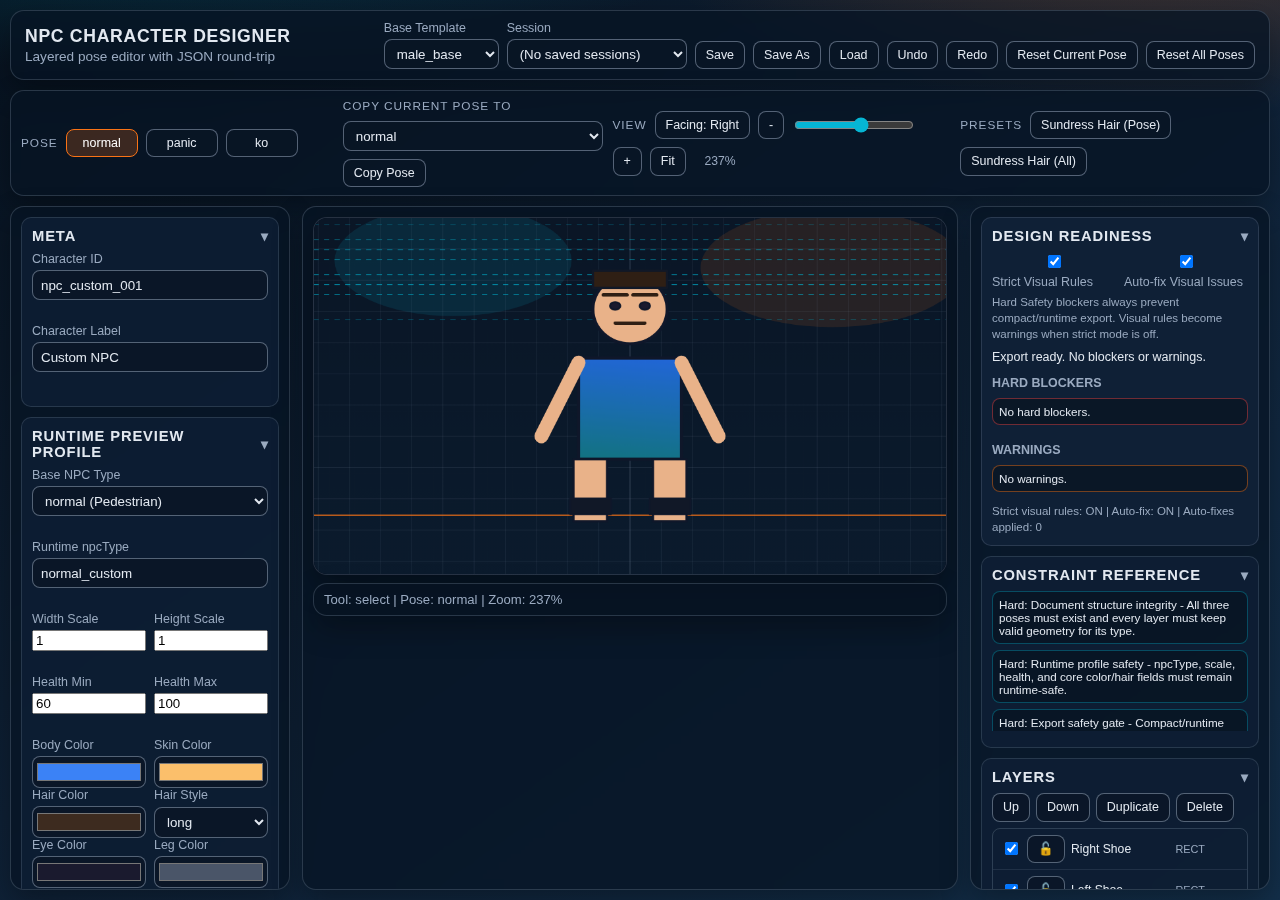
<file: npc-designer.html>
<!DOCTYPE html>
<html lang="en">
<head>
<meta charset="UTF-8">
<meta name="viewport" content="width=device-width,initial-scale=1">
<title>NPC Character Designer — Teabag Simulator</title>
<link rel="stylesheet" href="./npc-designer.css">
</head>
<body>
  <div class="app-shell">
    <header class="topbar">
      <div class="topbar-left">
        <h1>NPC Character Designer</h1>
        <p>Layered pose editor with JSON round-trip</p>
      </div>
      <div class="topbar-right">
        <label>
          Base Template
          <select id="templateSelect">
            <option value="male_base">male_base</option>
            <option value="female_base">female_base</option>
          </select>
        </label>
        <label>
          Session
          <select id="sessionSnapshotSelect"></select>
        </label>
        <button id="sessionSaveBtn" type="button">Save</button>
        <button id="sessionSaveAsBtn" type="button">Save As</button>
        <button id="sessionLoadBtn" type="button">Load</button>
        <button id="historyUndoBtn" type="button">Undo</button>
        <button id="historyRedoBtn" type="button">Redo</button>
        <button id="resetPoseBtn" type="button">Reset Current Pose</button>
        <button id="resetAllBtn" type="button">Reset All Poses</button>
      </div>
    </header>

    <section class="subbar">
      <div class="pose-controls">
        <span class="subhead">Pose</span>
        <button class="pose-tab is-active" data-pose="normal" type="button">normal</button>
        <button class="pose-tab" data-pose="panic" type="button">panic</button>
        <button class="pose-tab" data-pose="ko" type="button">ko</button>
      </div>
      <div class="pose-copy-controls">
        <span class="subhead">Copy Current Pose To</span>
        <select id="copyToPoseSelect">
          <option value="normal">normal</option>
          <option value="panic">panic</option>
          <option value="ko">ko</option>
        </select>
        <button id="copyPoseBtn" type="button">Copy Pose</button>
      </div>
      <div class="view-controls">
        <span class="subhead">View</span>
        <button id="facingToggleBtn" type="button">Facing: Right</button>
        <button id="zoomOutBtn" type="button">-</button>
        <input id="zoomRange" type="range" min="0.25" max="4" step="0.01" value="1">
        <button id="zoomInBtn" type="button">+</button>
        <button id="zoomFitBtn" type="button">Fit</button>
        <span id="zoomValue">100%</span>
      </div>
      <div class="preset-controls">
        <span class="subhead">Presets</span>
        <button id="applySundressHairBtn" type="button">Sundress Hair (Pose)</button>
        <button id="applySundressHairAllBtn" type="button">Sundress Hair (All)</button>
      </div>
    </section>

    <main class="workspace">
      <aside class="panel panel-left">
        <section class="panel-block">
          <h2>Meta</h2>
          <label>Character ID <input id="charIdInput" type="text" value="npc_custom_001"></label>
          <div class="field-issue" id="issue-char-id"></div>
          <label>Character Label <input id="charLabelInput" type="text" value="Custom NPC"></label>
          <div class="field-issue" id="issue-char-label"></div>
        </section>

        <section class="panel-block">
          <h2>Runtime Preview Profile</h2>
          <label>Base NPC Type
            <select id="runtimeBaseTypeSelect"></select>
          </label>
          <div class="field-issue" id="issue-runtime-base-type"></div>

          <label>Runtime npcType <input id="runtimeNpcTypeInput" type="text" value="custom_designer_npc"></label>
          <div class="field-issue" id="issue-runtime-npc-type"></div>

          <div class="field-grid-2">
            <label>Width Scale <input id="runtimeWScaleInput" type="number" min="0.5" max="2.2" step="0.01" value="1"></label>
            <label>Height Scale <input id="runtimeHScaleInput" type="number" min="0.5" max="2.2" step="0.01" value="1"></label>
          </div>
          <div class="field-issue" id="issue-runtime-scale"></div>

          <div class="field-grid-2">
            <label>Health Min <input id="runtimeHealthMinInput" type="number" min="1" step="1" value="100"></label>
            <label>Health Max <input id="runtimeHealthMaxInput" type="number" min="1" step="1" value="180"></label>
          </div>
          <div class="field-issue" id="issue-runtime-health"></div>

          <div class="field-grid-2">
            <label>Body Color <input id="runtimeBodyColorInput" type="color" value="#3b82f6"></label>
            <label>Skin Color <input id="runtimeSkinColorInput" type="color" value="#fbbf6b"></label>
          </div>
          <div class="field-grid-2">
            <label>Hair Color <input id="runtimeHairColorInput" type="color" value="#3d2b1f"></label>
            <label>Hair Style
              <select id="runtimeHairStyleSelect"></select>
            </label>
          </div>
          <div class="field-grid-2">
            <label>Eye Color <input id="runtimeEyeColorInput" type="color" value="#1a1a2e"></label>
            <label>Leg Color <input id="runtimeLegColorInput" type="color" value="#4a5568"></label>
          </div>
          <label>Shoe Color <input id="runtimeShoeColorInput" type="color" value="#2d3748"></label>
          <div class="field-issue" id="issue-runtime-colors"></div>

          <div class="field-grid-2">
            <label class="toggle-row"><input id="runtimeFeminineBodyToggle" type="checkbox"> Feminine Body</label>
            <label>Bust Scale <input id="runtimeBustScaleInput" type="number" min="0" max="2" step="0.01" value="0.85"></label>
          </div>
          <div class="field-grid-2">
            <label class="toggle-row"><input id="runtimeHasDressToggle" type="checkbox"> Has Dress</label>
            <label class="toggle-row"><input id="runtimeShortDressToggle" type="checkbox"> Short Dress</label>
          </div>
          <div class="field-issue" id="issue-runtime-dress"></div>
        </section>

        <section class="panel-block">
          <h2>Face</h2>
          <p class="hint">Managed face controls for eyes, brows, and mouth. Changes apply to layer geometry used by runtime parity preview and export.</p>
          <div class="field-grid-2">
            <label>Eye Size
              <input id="faceEyeSizeInput" type="range" min="0.6" max="1.8" step="0.01" value="1">
              <span id="faceEyeSizeValue">1.00x</span>
            </label>
            <label>Eye Spacing
              <input id="faceEyeSpacingInput" type="range" min="0.7" max="1.6" step="0.01" value="1">
              <span id="faceEyeSpacingValue">1.00x</span>
            </label>
          </div>
          <div class="field-grid-2">
            <label>Brow Tilt
              <input id="faceBrowTiltInput" type="range" min="-1" max="1" step="0.01" value="0">
              <span id="faceBrowTiltValue">0.00</span>
            </label>
            <label>Mouth Curve
              <input id="faceMouthCurveInput" type="range" min="-1" max="1" step="0.01" value="0">
              <span id="faceMouthCurveValue">0.00</span>
            </label>
          </div>
          <div class="button-row compact">
            <button id="applyFacePoseBtn" type="button">Apply Face (Pose)</button>
            <button id="applyFaceAllBtn" type="button">Apply Face (All)</button>
          </div>
          <p id="faceStatus" class="hint">Face controls update managed face layers.</p>
        </section>

        <section class="panel-block">
          <h2>Tools</h2>
          <div class="tool-grid" id="toolGrid">
            <button class="tool-btn is-active" data-tool="select" type="button">Select</button>
            <button class="tool-btn" data-tool="move" type="button">Move</button>
            <button class="tool-btn" data-tool="rotate" type="button">Rotate</button>
            <button class="tool-btn" data-tool="rect" type="button">Rectangle</button>
            <button class="tool-btn" data-tool="ellipse" type="button">Ellipse</button>
            <button class="tool-btn" data-tool="line" type="button">Line</button>
            <button class="tool-btn" data-tool="curve" type="button">Curve</button>
            <button class="tool-btn" data-tool="polygon" type="button">Polygon</button>
            <button class="tool-btn" data-tool="color" type="button">Color</button>
            <button class="tool-btn" data-tool="gradient" type="button">Gradient</button>
            <button class="tool-btn" data-tool="eyedropper" type="button">Eyedropper</button>
            <button class="tool-btn" data-tool="hand" type="button">Hand</button>
          </div>
          <p class="hint">
            Multi-select: Shift/Cmd/Ctrl click. Keep aspect: hold Shift while drawing/resizing rectangles or ellipses. Rotate snap: hold Shift. Undo/redo: Cmd/Ctrl+Z, Shift+Cmd/Ctrl+Z, Ctrl+Y.
          </p>
        </section>

        <section class="panel-block">
          <h2>References</h2>
          <label class="toggle-row"><input id="showGridToggle" type="checkbox" checked> Show grid</label>
          <label class="toggle-row"><input id="showHeightToggle" type="checkbox" checked> Show height lines</label>
          <label class="toggle-row"><input id="showSilhouetteToggle" type="checkbox"> Show silhouettes</label>
          <label>Filter labels <input id="heightFilterInput" type="text" placeholder="e.g. giant"></label>
        </section>

        <section class="panel-block">
          <h2>JSON</h2>
          <div class="button-row">
            <button id="exportJsonBtn" type="button">Export Editable JSON</button>
            <button id="importJsonBtn" type="button">Import JSON</button>
            <button id="copyJsonBtn" type="button">Copy JSON</button>
            <button id="downloadJsonBtn" type="button">Download JSON</button>
          </div>
          <div class="button-row">
            <button id="exportCompactBtn" type="button">Export Compact Payload</button>
            <button id="copyCompactBtn" type="button">Copy Compact Payload</button>
          </div>
          <textarea id="jsonWorkspace" spellcheck="false" aria-label="JSON workspace"></textarea>
          <input id="importFileInput" type="file" accept="application/json,.json">
        </section>
      </aside>

      <section class="panel panel-center">
        <div class="canvas-wrap">
          <canvas id="editorCanvas" width="960" height="540"></canvas>
        </div>
        <div class="canvas-status" id="canvasStatus">Ready.</div>
      </section>

      <aside class="panel panel-right">
        <section class="panel-block sticky-block readiness-block">
          <h2>Design Readiness</h2>
          <div class="field-grid-2">
            <label class="toggle-row"><input id="strictVisualRulesToggle" type="checkbox" checked> Strict Visual Rules</label>
            <label class="toggle-row"><input id="autoFixVisualToggle" type="checkbox" checked> Auto-fix Visual Issues</label>
          </div>
          <p class="hint">
            Hard Safety blockers always prevent compact/runtime export. Visual rules become warnings when strict mode is off.
          </p>
          <p id="readinessSummary" class="readiness-summary">Running validation...</p>
          <h3>Hard Blockers</h3>
          <ul id="hardBlockerList" class="issue-list"></ul>
          <h3>Warnings</h3>
          <ul id="warningList" class="issue-list"></ul>
          <p id="readinessMeta" class="hint"></p>
        </section>

        <section class="panel-block">
          <h2>Constraint Reference</h2>
          <ul id="constraintReferenceList" class="issue-list reference-list"></ul>
        </section>

        <section class="panel-block">
          <h2>Layers</h2>
          <div class="button-row compact">
            <button id="layerUpBtn" type="button">Up</button>
            <button id="layerDownBtn" type="button">Down</button>
            <button id="layerDuplicateBtn" type="button">Duplicate</button>
            <button id="layerDeleteBtn" type="button">Delete</button>
          </div>
          <ul id="layerList" class="layer-list"></ul>
        </section>

        <section class="panel-block">
          <h2>Style</h2>
          <label>Fill <input id="fillColorInput" type="color" value="#3b82f6"></label>
          <label>Stroke <input id="strokeColorInput" type="color" value="#0f172a"></label>
          <label>Stroke Width
            <input id="strokeWidthInput" type="range" min="0" max="12" step="0.25" value="2">
            <span id="strokeWidthValue">2</span>
          </label>
          <label>Opacity
            <input id="opacityInput" type="range" min="0.05" max="1" step="0.01" value="1">
            <span id="opacityValue">1</span>
          </label>
          <div class="button-row compact">
            <button id="applyStyleBtn" type="button">Apply Solid Style</button>
            <button id="solidFillBtn" type="button">Set Fill Solid</button>
          </div>
          <h3>Gradient Editor</h3>
          <label>Start <input id="gradStartInput" type="color" value="#f97316"></label>
          <label>End <input id="gradEndInput" type="color" value="#06b6d4"></label>
          <label>Angle
            <input id="gradAngleInput" type="range" min="0" max="360" step="1" value="90">
            <span id="gradAngleValue">90°</span>
          </label>
          <button id="applyGradientBtn" type="button">Apply Gradient</button>
        </section>

        <section class="panel-block">
          <h2>Live Preview</h2>
          <div class="preview-grid">
            <figure>
              <figcaption>normal</figcaption>
              <canvas id="previewNormal" width="220" height="180"></canvas>
            </figure>
            <figure>
              <figcaption>panic</figcaption>
              <canvas id="previewPanic" width="220" height="180"></canvas>
            </figure>
            <figure>
              <figcaption>ko</figcaption>
              <canvas id="previewKo" width="220" height="180"></canvas>
            </figure>
          </div>
          <div class="live-preview-control-group">
            <label class="live-preview-control">Panic Arm Spread
              <div class="live-preview-control-row">
                <input id="livePreviewPanicArmSpreadInput" type="range" min="-1" max="1" step="0.01" value="0">
                <button id="livePreviewPanicArmSpreadResetBtn" type="button">Snap 0</button>
              </div>
              <span id="livePreviewPanicArmSpreadValue">0.00</span>
            </label>
            <label class="live-preview-control">Shoulder Bar Offset Y
              <input id="livePreviewPanicShoulderOffsetInput" type="range" min="-40" max="40" step="1" value="0">
              <span id="livePreviewPanicShoulderOffsetValue">0px</span>
            </label>
          </div>
          <p class="hint" id="selectionInfo">No layer selected.</p>
        </section>

        <section class="panel-block">
          <h2>Runtime-Parity Preview</h2>
          <div class="field-grid-2">
            <label>Pose
              <select id="runtimePreviewPoseSelect">
                <option value="normal">normal</option>
                <option value="panic">panic</option>
                <option value="ko">ko</option>
              </select>
            </label>
            <label>Facing
              <select id="runtimePreviewFacingSelect">
                <option value="1">Right</option>
                <option value="-1">Left</option>
              </select>
            </label>
          </div>
          <div class="field-grid-2">
            <label>Scale
              <input id="runtimePreviewScaleInput" type="range" min="0.5" max="1.8" step="0.01" value="1">
              <span id="runtimePreviewScaleValue">1.00x</span>
            </label>
            <label>Animation Tick
              <input id="runtimePreviewTickInput" type="range" min="0" max="10" step="0.01" value="0">
              <span id="runtimePreviewTickValue">0.00</span>
            </label>
          </div>
          <div class="button-row compact">
            <button id="runtimePreviewLoopToggleBtn" type="button" aria-pressed="false">Start Loop</button>
          </div>
          <label class="toggle-row"><input id="runtimePreviewWorldToggle" type="checkbox" checked> World Context (ground + silhouettes)</label>
          <canvas id="runtimePreviewCanvas" width="320" height="220"></canvas>
          <p id="runtimePreviewStatus" class="hint">Runtime renderer: waiting...</p>
        </section>
      </aside>
    </main>
  </div>

  <script src="./runtime/npc-render-shared.js"></script>
  <script src="./npc-designer-constraints.js"></script>
  <script src="./npc-designer.js"></script>
</body>
</html>
</file>
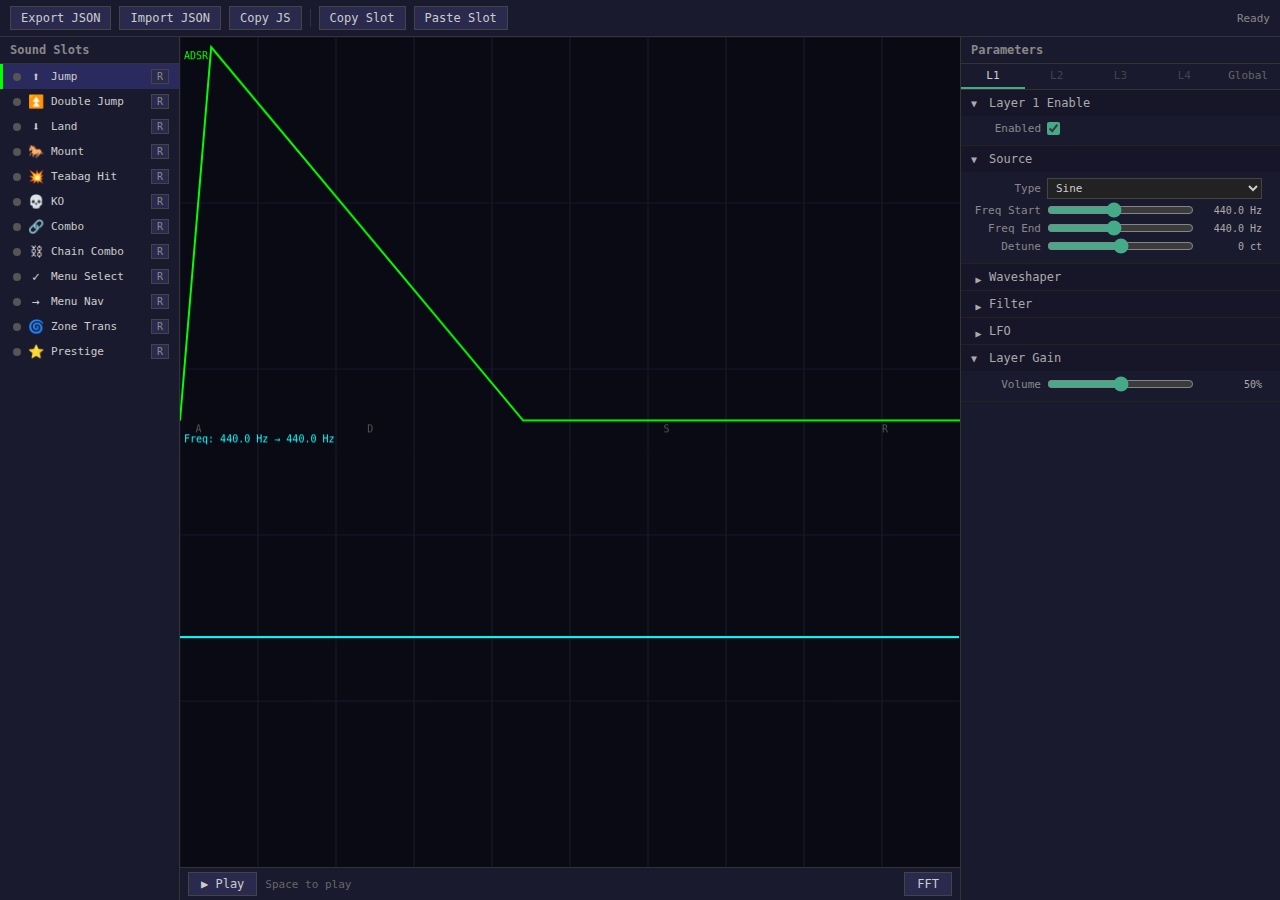
<file: sound-designer.html>
<!DOCTYPE html>
<html lang="en">
<head>
<meta charset="UTF-8">
<title>Sound Designer — Teabag Simulator</title>
<style>
* { margin: 0; padding: 0; box-sizing: border-box; }
body { overflow: hidden; background: #111; color: #ccc; font-family: monospace; display: flex; flex-direction: column; height: 100vh; max-height: 100vh; }
#toolbar { display: flex; align-items: center; gap: 8px; padding: 6px 10px; background: #1a1a2e; border-bottom: 1px solid #333; flex-shrink: 0; }
#toolbar button { background: #2a2a4e; color: #ccc; border: 1px solid #444; padding: 4px 10px; cursor: pointer; font-family: monospace; font-size: 12px; }
#toolbar button:hover { background: #3a3a6e; }
#toolbar .status { color: #888; font-size: 11px; margin-left: auto; }
#workspace { display: flex; flex: 1; min-height: 0; min-width: 0; overflow: hidden; }

#slotPanel { width: 180px; background: #1a1a2e; border-right: 1px solid #333; display: flex; flex-direction: column; flex-shrink: 0; overflow-y: auto; }
#slotPanel h3 { padding: 6px 10px; font-size: 12px; color: #888; border-bottom: 1px solid #333; }
.slot-item { display: flex; align-items: center; gap: 6px; padding: 5px 10px; cursor: pointer; font-size: 11px; border-left: 3px solid transparent; user-select: none; }
.slot-item:hover { background: #222244; }
.slot-item.selected { background: #2a2a5e; border-left-color: #0f0; }
.slot-item .dot { width: 8px; height: 8px; border-radius: 50%; background: #555; flex-shrink: 0; }
.slot-item .dot.defined { background: #0f0; }
.slot-item .icon { width: 18px; text-align: center; flex-shrink: 0; font-size: 13px; }
.slot-item .name { flex: 1; white-space: nowrap; overflow: hidden; text-overflow: ellipsis; }
.slot-item .rnd { background: #2a2a4e; color: #888; border: 1px solid #444; padding: 1px 5px; cursor: pointer; font-family: monospace; font-size: 10px; flex-shrink: 0; }
.slot-item .rnd:hover { background: #3a3a6e; color: #ccc; }

#vizPanel { flex: 1; display: flex; flex-direction: column; background: #0a0a14; position: relative; min-width: 0; overflow: hidden; }
#vizCanvas { width: 100%; flex: 1; display: block; }
#vizControls { display: flex; gap: 8px; padding: 4px 8px; background: #1a1a2e; border-top: 1px solid #333; align-items: center; }
#vizControls button { background: #2a2a4e; color: #ccc; border: 1px solid #444; padding: 4px 12px; cursor: pointer; font-family: monospace; font-size: 12px; }
#vizControls button:hover { background: #3a3a6e; }
#vizControls button.active { background: #2a6a2e; border-color: #0f0; }
#vizControls .label { color: #666; font-size: 11px; }

#paramWrap { width: 320px; flex-shrink: 0; background: #1a1a2e; border-left: 1px solid #333; display: flex; flex-direction: column; overflow: hidden; }
#paramWrap h3 { padding: 6px 10px; font-size: 12px; color: #888; border-bottom: 1px solid #333; }
#paramScroll { flex: 1; overflow-y: auto; overflow-x: hidden; padding-bottom: 20px; }

.section { border-bottom: 1px solid #222; }
.section-header { display: flex; align-items: center; gap: 6px; padding: 6px 10px; cursor: pointer; font-size: 12px; color: #aaa; background: #161628; user-select: none; }
.section-header:hover { background: #1c1c38; }
.section-header .arrow { font-size: 10px; width: 12px; transition: transform 0.15s; }
.section-header .arrow.collapsed { transform: rotate(-90deg); }
.section-header .toggle { margin-left: auto; }
.section-body { padding: 4px 12px 8px 10px; }
.section-body.hidden { display: none; }

.param-row { display: flex; align-items: center; gap: 6px; padding: 2px 6px 2px 0; font-size: 11px; }
.param-row label { width: 70px; flex-shrink: 0; color: #888; text-align: right; }
.param-row input[type="range"] { flex: 1; height: 14px; accent-color: #4a8; }
.param-row .val { width: 62px; text-align: right; color: #aaa; font-size: 10px; flex-shrink: 0; }
.param-row select { background: #222; color: #ccc; border: 1px solid #444; padding: 2px 4px; font-family: monospace; font-size: 11px; flex: 1; }
.param-row input[type="checkbox"] { accent-color: #4a8; }

.layer-tab-bar { display: flex; border-bottom: 1px solid #333; }
.layer-tab { flex: 1; padding: 5px 0; text-align: center; font-size: 11px; cursor: pointer; color: #666; border-bottom: 2px solid transparent; }
.layer-tab:hover { color: #aaa; background: #1c1c38; }
.layer-tab.active { color: #ccc; border-bottom-color: #4a8; }
.layer-tab.disabled { color: #444; }

input[type="file"] { display: none; }
</style>
</head>
<body>
<div id="toolbar">
  <button id="exportBtn">Export JSON</button>
  <button id="importBtn">Import JSON</button>
  <button id="copyJsBtn">Copy JS</button>
  <span style="width:1px;background:#333;height:18px"></span>
  <button id="copySlotBtn">Copy Slot</button>
  <button id="pasteSlotBtn">Paste Slot</button>
  <span class="status" id="statusMsg">Ready</span>
</div>
<div id="workspace">
  <div id="slotPanel">
    <h3>Sound Slots</h3>
    <div id="slotList"></div>
  </div>
  <div id="vizPanel">
    <canvas id="vizCanvas"></canvas>
    <div id="vizControls">
      <button id="playBtn">&#9654; Play</button>
      <span class="label">Space to play</span>
      <span style="flex:1"></span>
      <button id="fftToggle">FFT</button>
    </div>
  </div>
  <div id="paramWrap">
    <h3>Parameters</h3>
    <div class="layer-tab-bar" id="layerTabs"></div>
    <div id="paramScroll"></div>
  </div>
</div>
<input type="file" id="fileInput" accept=".json">

<script>
// ── AudioContext (lazy init) ──
let ac = null;
function getAC() {
  if (!ac) ac = new (window.AudioContext || window.webkitAudioContext)();
  if (ac.state === 'suspended') ac.resume();
  return ac;
}

// ── Noise Buffers ──
let noiseBuffers = {};
function initNoiseBuffers() {
  const a = getAC(), sr = a.sampleRate, len = sr;
  const white = a.createBuffer(1, len, sr);
  const wd = white.getChannelData(0);
  for (let i = 0; i < len; i++) wd[i] = Math.random() * 2 - 1;
  noiseBuffers.white = white;
  const pink = a.createBuffer(1, len, sr);
  const pd = pink.getChannelData(0);
  let b0=0,b1=0,b2=0,b3=0,b4=0,b5=0,b6=0;
  for (let i = 0; i < len; i++) {
    const w = Math.random() * 2 - 1;
    b0 = 0.99886*b0 + w*0.0555179;
    b1 = 0.99332*b1 + w*0.0750759;
    b2 = 0.96900*b2 + w*0.1538520;
    b3 = 0.86650*b3 + w*0.3104856;
    b4 = 0.55000*b4 + w*0.5329522;
    b5 = -0.7616*b5 - w*0.0168980;
    pd[i] = (b0+b1+b2+b3+b4+b5+b6+w*0.5362) * 0.11;
    b6 = w * 0.115926;
  }
  noiseBuffers.pink = pink;
  const brown = a.createBuffer(1, len, sr);
  const bd = brown.getChannelData(0);
  let last = 0;
  for (let i = 0; i < len; i++) {
    const w = Math.random() * 2 - 1;
    last = (last + 0.02 * w);
    if (last > 1) last = 1; if (last < -1) last = -1;
    bd[i] = last * 3.5;
  }
  noiseBuffers.brown = brown;
}

// ── Reverb IR generation (algorithmic) ──
function generateReverbIR(decay, sr) {
  const len = Math.floor(sr * decay);
  const buf = getAC().createBuffer(2, len, sr);
  for (let ch = 0; ch < 2; ch++) {
    const d = buf.getChannelData(ch);
    for (let i = 0; i < len; i++) {
      d[i] = (Math.random() * 2 - 1) * Math.pow(1 - i / len, decay * 2);
    }
  }
  return buf;
}

// ── Waveshaper Curves ──
function makeWaveshaperCurve(type, drive) {
  const n = 8192;
  const curve = new Float32Array(n);
  for (let i = 0; i < n; i++) {
    const x = (i / (n - 1)) * 2 - 1;
    switch (type) {
      case 'softclip': curve[i] = Math.tanh(drive * x); break;
      case 'hardclip': curve[i] = Math.max(-1, Math.min(1, drive * x)); break;
      case 'foldback': curve[i] = Math.sin(drive * x * Math.PI); break;
      case 'bitcrush': { const s = Math.max(2, Math.round(drive * 4)); curve[i] = Math.round(x * s) / s; } break;
      default: curve[i] = x;
    }
  }
  return curve;
}

// ── Slot Definitions ──
const SLOTS = [
  { id: 'jump', icon: '\u2B06', label: 'Jump' },
  { id: 'doubleJump', icon: '\u23EB', label: 'Double Jump' },
  { id: 'land', icon: '\u2B07', label: 'Land' },
  { id: 'mount', icon: '\uD83D\uDC0E', label: 'Mount' },
  { id: 'teabagHit', icon: '\uD83D\uDCA5', label: 'Teabag Hit' },
  { id: 'ko', icon: '\uD83D\uDC80', label: 'KO' },
  { id: 'combo', icon: '\uD83D\uDD17', label: 'Combo' },
  { id: 'chainCombo', icon: '\u26D3', label: 'Chain Combo' },
  { id: 'menuSelect', icon: '\u2713', label: 'Menu Select' },
  { id: 'menuNav', icon: '\u2192', label: 'Menu Nav' },
  { id: 'zoneTransition', icon: '\uD83C\uDF00', label: 'Zone Trans' },
  { id: 'prestige', icon: '\u2B50', label: 'Prestige' },
];

// ── Default Sound ──
function defaultLayer() {
  return {
    enabled: false,
    source: { type: 'sine', freqStart: 440, freqEnd: 440, detune: 0 },
    fm: { enabled: false, ratio: 2, depth: 100 },
    waveshaper: { enabled: false, curve: 'softclip', drive: 2 },
    filter: { enabled: false, type: 'lowpass', freq: 2000, Q: 1, envAmount: 0 },
    lfo: { enabled: false, rate: 5, depth: 0.3, dest: 'gain', wave: 'sine' },
    gain: 0.5,
  };
}
function defaultSound() {
  const l1 = defaultLayer(); l1.enabled = true;
  return {
    layers: [l1, defaultLayer(), defaultLayer(), defaultLayer()],
    envelope: { attack: 0.01, decay: 0.1, sustain: 0, release: 0.05 },
    delay: { enabled: false, time: 0.15, feedback: 0.3, mix: 0.3 },
    reverb: { enabled: false, decay: 1.5, mix: 0.3 },
    chorus: { enabled: false, rate: 1.5, depth: 0.005, mix: 0.5 },
    phaser: { enabled: false, rate: 0.5, depth: 2000, stages: 4, feedback: 0.5 },
    compressor: { enabled: false, threshold: -24, knee: 12, ratio: 4, attack: 0.003, release: 0.25 },
    distortion: { enabled: false, curve: 'softclip', drive: 4, mix: 0.5 },
    eq: { enabled: false, lowFreq: 200, lowGain: 0, midFreq: 1000, midGain: 0, midQ: 1, highFreq: 5000, highGain: 0 },
    bitcrusher: { enabled: false, bits: 8, sampleRate: 0.5 },
    tremolo: { enabled: false, rate: 5, depth: 0.5, wave: 'sine' },
    duration: 0.2,
    masterVolume: 0.6,
  };
}

// ensure old saves get new fx fields
function migrateSound(snd) {
  const def = defaultSound();
  for (const k of ['reverb','chorus','phaser','compressor','distortion','eq','bitcrusher','tremolo']) {
    if (!snd[k]) snd[k] = JSON.parse(JSON.stringify(def[k]));
  }
  return snd;
}

// ── State ──
let sounds = {};
let selectedSlot = 'jump';
let activeLayerTab = 0;
let showFFT = false;
let analyserNode = null;
let isPlaying = false;

// ── Persistence ──
const STORAGE_KEY = 'teabag_sound_designer';
let saveTimer = null;
function scheduleSave() {
  clearTimeout(saveTimer);
  saveTimer = setTimeout(() => {
    localStorage.setItem(STORAGE_KEY, JSON.stringify(sounds));
    setStatus('Saved');
  }, 500);
}
function loadFromStorage() {
  try {
    const d = JSON.parse(localStorage.getItem(STORAGE_KEY));
    if (d && typeof d === 'object') sounds = d;
  } catch(e) {}
}

function setStatus(msg) {
  document.getElementById('statusMsg').textContent = msg;
  setTimeout(() => { document.getElementById('statusMsg').textContent = 'Ready'; }, 2000);
}

function getSound(id) {
  if (!sounds[id]) sounds[id] = defaultSound();
  return migrateSound(sounds[id]);
}

// ── Slot Panel ──
function buildSlotPanel() {
  const list = document.getElementById('slotList');
  list.innerHTML = '';
  SLOTS.forEach(s => {
    const el = document.createElement('div');
    el.className = 'slot-item' + (s.id === selectedSlot ? ' selected' : '');
    el.dataset.id = s.id;
    const dot = document.createElement('span');
    dot.className = 'dot' + (sounds[s.id] ? ' defined' : '');
    const icon = document.createElement('span');
    icon.className = 'icon';
    icon.textContent = s.icon;
    const name = document.createElement('span');
    name.className = 'name';
    name.textContent = s.label;
    const rnd = document.createElement('button');
    rnd.className = 'rnd';
    rnd.textContent = 'R';
    rnd.title = 'Randomize';
    rnd.onclick = (e) => { e.stopPropagation(); randomizeSound(s.id); };
    el.append(dot, icon, name, rnd);
    el.onclick = () => selectSlot(s.id);
    list.appendChild(el);
  });
}

function selectSlot(id) {
  selectedSlot = id;
  buildSlotPanel();
  buildParamPanel();
  drawViz();
}

// ── Layer Tabs ──
function buildLayerTabs() {
  const bar = document.getElementById('layerTabs');
  bar.innerHTML = '';
  const snd = getSound(selectedSlot);
  for (let i = 0; i < 4; i++) {
    const tab = document.createElement('div');
    tab.className = 'layer-tab' + (activeLayerTab === i ? ' active' : '') + (!snd.layers[i].enabled ? ' disabled' : '');
    tab.textContent = 'L' + (i + 1);
    tab.onclick = () => { activeLayerTab = i; buildParamPanel(); };
    bar.appendChild(tab);
  }
  const gt = document.createElement('div');
  gt.className = 'layer-tab' + (activeLayerTab === 4 ? ' active' : '');
  gt.textContent = 'Global';
  gt.onclick = () => { activeLayerTab = 4; buildParamPanel(); };
  bar.appendChild(gt);
}

// ── Parameter Panel Builder ──
function buildParamPanel() {
  buildLayerTabs();
  const scroll = document.getElementById('paramScroll');
  scroll.innerHTML = '';
  const snd = getSound(selectedSlot);
  if (activeLayerTab < 4) {
    buildLayerParams(scroll, snd, activeLayerTab);
  } else {
    buildGlobalParams(scroll, snd);
  }
}

// Track open/closed state of sections across rebuilds
const sectionOpenState = {};

function makeSection(parent, title, defaultCollapsed) {
  const key = selectedSlot + '|' + activeLayerTab + '|' + title;
  const isCollapsed = (key in sectionOpenState) ? !sectionOpenState[key] : defaultCollapsed;

  const sec = document.createElement('div');
  sec.className = 'section';
  const hdr = document.createElement('div');
  hdr.className = 'section-header';
  const arrow = document.createElement('span');
  arrow.className = 'arrow' + (isCollapsed ? ' collapsed' : '');
  arrow.textContent = '\u25BC';
  const lbl = document.createElement('span');
  lbl.textContent = title;
  hdr.append(arrow, lbl);
  const body = document.createElement('div');
  body.className = 'section-body' + (isCollapsed ? ' hidden' : '');
  hdr.onclick = () => {
    arrow.classList.toggle('collapsed');
    body.classList.toggle('hidden');
    sectionOpenState[key] = !body.classList.contains('hidden');
  };
  sec.append(hdr, body);
  parent.appendChild(sec);
  return { sec, hdr, body, key };
}

function addSelect(parent, label, options, value, onChange) {
  const row = document.createElement('div');
  row.className = 'param-row';
  const lbl = document.createElement('label');
  lbl.textContent = label;
  const sel = document.createElement('select');
  options.forEach(o => {
    const opt = document.createElement('option');
    opt.value = typeof o === 'object' ? o.value : o;
    opt.textContent = typeof o === 'object' ? o.label : o;
    if (opt.value === value) opt.selected = true;
    sel.appendChild(opt);
  });
  sel.onchange = () => { onChange(sel.value); scheduleSave(); buildSlotPanel(); drawViz(); };
  row.append(lbl, sel);
  parent.appendChild(row);
}

function addSlider(parent, label, min, max, step, value, format, onChange, log) {
  const row = document.createElement('div');
  row.className = 'param-row';
  const lbl = document.createElement('label');
  lbl.textContent = label;
  const slider = document.createElement('input');
  slider.type = 'range';
  slider.min = 0; slider.max = 1; slider.step = 0.001;
  const val = document.createElement('span');
  val.className = 'val';

  function toSlider(v) {
    if (log) return Math.log(v / min) / Math.log(max / min);
    return (v - min) / (max - min);
  }
  function fromSlider(s) {
    if (log) return min * Math.pow(max / min, s);
    return min + s * (max - min);
  }

  slider.value = toSlider(value);
  val.textContent = format(value);

  slider.oninput = () => {
    const v = fromSlider(parseFloat(slider.value));
    val.textContent = format(v);
    onChange(v);
    scheduleSave();
    drawViz();
  };
  row.append(lbl, slider, val);
  parent.appendChild(row);
}

function addToggle(parent, label, value, onChange, sectionKey) {
  const row = document.createElement('div');
  row.className = 'param-row';
  const lbl = document.createElement('label');
  lbl.textContent = label;
  const cb = document.createElement('input');
  cb.type = 'checkbox';
  cb.checked = value;
  cb.onchange = () => {
    onChange(cb.checked);
    // Auto-open section when enabling
    if (cb.checked && sectionKey) sectionOpenState[sectionKey] = true;
    scheduleSave(); buildParamPanel(); buildSlotPanel(); drawViz();
  };
  row.append(lbl, cb);
  parent.appendChild(row);
}

const fmtHz = v => v < 1000 ? v.toFixed(1) + ' Hz' : (v/1000).toFixed(2) + ' kHz';
const fmtMs = v => v < 1 ? (v * 1000).toFixed(0) + ' ms' : v.toFixed(2) + ' s';
const fmtPct = v => (v * 100).toFixed(0) + '%';
const fmtN = v => v.toFixed(2);
const fmtInt = v => v.toFixed(0);
const fmtCents = v => v.toFixed(0) + ' ct';
const fmtDb = v => v.toFixed(1) + ' dB';

function buildLayerParams(parent, snd, idx) {
  const layer = snd.layers[idx];

  const { body: enBody, key: enKey } = makeSection(parent, 'Layer ' + (idx + 1) + ' Enable', false);
  addToggle(enBody, 'Enabled', layer.enabled, v => { layer.enabled = v; }, enKey);

  if (!layer.enabled) return;

  // Source
  const { body: srcBody } = makeSection(parent, 'Source', false);
  const sourceTypes = [
    { value: 'sine', label: 'Sine' }, { value: 'square', label: 'Square' },
    { value: 'sawtooth', label: 'Sawtooth' }, { value: 'triangle', label: 'Triangle' },
    { value: 'white', label: 'White Noise' }, { value: 'pink', label: 'Pink Noise' },
    { value: 'brown', label: 'Brown Noise' }, { value: 'fm', label: 'FM Synth' },
  ];
  addSelect(srcBody, 'Type', sourceTypes, layer.source.type, v => { layer.source.type = v; buildParamPanel(); });
  const isNoise = ['white','pink','brown'].includes(layer.source.type);
  if (!isNoise) {
    addSlider(srcBody, 'Freq Start', 20, 20000, 1, layer.source.freqStart, fmtHz, v => { layer.source.freqStart = v; }, true);
    addSlider(srcBody, 'Freq End', 20, 20000, 1, layer.source.freqEnd, fmtHz, v => { layer.source.freqEnd = v; }, true);
    addSlider(srcBody, 'Detune', -1200, 1200, 1, layer.source.detune, fmtCents, v => { layer.source.detune = v; });
  }

  // FM
  if (layer.source.type === 'fm') {
    const { body: fmBody } = makeSection(parent, 'FM Synthesis', false);
    addSlider(fmBody, 'Ratio', 0.25, 16, 0.01, layer.fm.ratio, fmtN, v => { layer.fm.ratio = v; });
    addSlider(fmBody, 'Depth', 0, 2000, 1, layer.fm.depth, fmtInt, v => { layer.fm.depth = v; });
  }

  // Waveshaper
  const { body: wsBody, key: wsKey } = makeSection(parent, 'Waveshaper', !layer.waveshaper.enabled);
  addToggle(wsBody, 'Enable', layer.waveshaper.enabled, v => { layer.waveshaper.enabled = v; }, wsKey);
  if (layer.waveshaper.enabled) {
    addSelect(wsBody, 'Curve', [
      { value: 'softclip', label: 'Soft Clip' }, { value: 'hardclip', label: 'Hard Clip' },
      { value: 'foldback', label: 'Foldback' }, { value: 'bitcrush', label: 'Bitcrush' },
    ], layer.waveshaper.curve, v => { layer.waveshaper.curve = v; });
    addSlider(wsBody, 'Drive', 1, 20, 0.1, layer.waveshaper.drive, fmtN, v => { layer.waveshaper.drive = v; });
  }

  // Filter
  const { body: fBody, key: fKey } = makeSection(parent, 'Filter', !layer.filter.enabled);
  addToggle(fBody, 'Enable', layer.filter.enabled, v => { layer.filter.enabled = v; }, fKey);
  if (layer.filter.enabled) {
    addSelect(fBody, 'Type', [
      'lowpass', 'highpass', 'bandpass', 'notch', 'allpass', 'peaking',
    ], layer.filter.type, v => { layer.filter.type = v; });
    addSlider(fBody, 'Freq', 20, 20000, 1, layer.filter.freq, fmtHz, v => { layer.filter.freq = v; }, true);
    addSlider(fBody, 'Q', 0.1, 30, 0.1, layer.filter.Q, fmtN, v => { layer.filter.Q = v; }, true);
    addSlider(fBody, 'Env Amt', -20000, 20000, 1, layer.filter.envAmount, fmtInt, v => { layer.filter.envAmount = v; });
  }

  // LFO
  const { body: lBody, key: lKey } = makeSection(parent, 'LFO', !layer.lfo.enabled);
  addToggle(lBody, 'Enable', layer.lfo.enabled, v => { layer.lfo.enabled = v; }, lKey);
  if (layer.lfo.enabled) {
    addSelect(lBody, 'Wave', ['sine','square','sawtooth','triangle'], layer.lfo.wave, v => { layer.lfo.wave = v; });
    addSlider(lBody, 'Rate', 0.1, 50, 0.1, layer.lfo.rate, fmtHz, v => { layer.lfo.rate = v; }, true);
    addSlider(lBody, 'Depth', 0, 1, 0.01, layer.lfo.depth, fmtPct, v => { layer.lfo.depth = v; });
    addSelect(lBody, 'Dest', [
      { value: 'gain', label: 'Gain' }, { value: 'pitch', label: 'Pitch' }, { value: 'filter', label: 'Filter Freq' },
    ], layer.lfo.dest, v => { layer.lfo.dest = v; });
  }

  // Layer Gain
  const { body: gBody } = makeSection(parent, 'Layer Gain', false);
  addSlider(gBody, 'Volume', 0, 1, 0.01, layer.gain, fmtPct, v => { layer.gain = v; });
}

function buildGlobalParams(parent, snd) {
  // Envelope
  const { body: envBody } = makeSection(parent, 'Envelope (ADSR)', false);
  addSlider(envBody, 'Attack', 0.001, 1, 0.001, snd.envelope.attack, fmtMs, v => { snd.envelope.attack = v; }, true);
  addSlider(envBody, 'Decay', 0.001, 1, 0.001, snd.envelope.decay, fmtMs, v => { snd.envelope.decay = v; }, true);
  addSlider(envBody, 'Sustain', 0, 1, 0.01, snd.envelope.sustain, fmtPct, v => { snd.envelope.sustain = v; });
  addSlider(envBody, 'Release', 0.001, 2, 0.001, snd.envelope.release, fmtMs, v => { snd.envelope.release = v; }, true);

  // Master
  const { body: mBody } = makeSection(parent, 'Master', false);
  addSlider(mBody, 'Duration', 0.02, 3, 0.01, snd.duration, fmtMs, v => { snd.duration = v; });
  addSlider(mBody, 'Volume', 0, 1, 0.01, snd.masterVolume, fmtPct, v => { snd.masterVolume = v; });

  // ── Effects ──

  // Delay
  const { body: dlBody, key: dlKey } = makeSection(parent, 'Delay', !snd.delay.enabled);
  addToggle(dlBody, 'Enable', snd.delay.enabled, v => { snd.delay.enabled = v; }, dlKey);
  if (snd.delay.enabled) {
    addSlider(dlBody, 'Time', 0.01, 1, 0.001, snd.delay.time, fmtMs, v => { snd.delay.time = v; }, true);
    addSlider(dlBody, 'Feedback', 0, 0.95, 0.01, snd.delay.feedback, fmtPct, v => { snd.delay.feedback = v; });
    addSlider(dlBody, 'Mix', 0, 1, 0.01, snd.delay.mix, fmtPct, v => { snd.delay.mix = v; });
  }

  // Reverb
  const { body: rvBody, key: rvKey } = makeSection(parent, 'Reverb', !snd.reverb.enabled);
  addToggle(rvBody, 'Enable', snd.reverb.enabled, v => { snd.reverb.enabled = v; }, rvKey);
  if (snd.reverb.enabled) {
    addSlider(rvBody, 'Decay', 0.1, 5, 0.1, snd.reverb.decay, fmtN, v => { snd.reverb.decay = v; });
    addSlider(rvBody, 'Mix', 0, 1, 0.01, snd.reverb.mix, fmtPct, v => { snd.reverb.mix = v; });
  }

  // Chorus
  const { body: chBody, key: chKey } = makeSection(parent, 'Chorus', !snd.chorus.enabled);
  addToggle(chBody, 'Enable', snd.chorus.enabled, v => { snd.chorus.enabled = v; }, chKey);
  if (snd.chorus.enabled) {
    addSlider(chBody, 'Rate', 0.1, 10, 0.1, snd.chorus.rate, fmtHz, v => { snd.chorus.rate = v; }, true);
    addSlider(chBody, 'Depth', 0.001, 0.02, 0.001, snd.chorus.depth, v => (v*1000).toFixed(1)+' ms', v => { snd.chorus.depth = v; }, true);
    addSlider(chBody, 'Mix', 0, 1, 0.01, snd.chorus.mix, fmtPct, v => { snd.chorus.mix = v; });
  }

  // Phaser
  const { body: phBody, key: phKey } = makeSection(parent, 'Phaser', !snd.phaser.enabled);
  addToggle(phBody, 'Enable', snd.phaser.enabled, v => { snd.phaser.enabled = v; }, phKey);
  if (snd.phaser.enabled) {
    addSlider(phBody, 'Rate', 0.1, 10, 0.1, snd.phaser.rate, fmtHz, v => { snd.phaser.rate = v; }, true);
    addSlider(phBody, 'Depth', 100, 8000, 1, snd.phaser.depth, fmtHz, v => { snd.phaser.depth = v; }, true);
    addSelect(phBody, 'Stages', [
      {value:'2',label:'2'},{value:'4',label:'4'},{value:'6',label:'6'},{value:'8',label:'8'}
    ], String(snd.phaser.stages), v => { snd.phaser.stages = parseInt(v); });
    addSlider(phBody, 'Feedback', 0, 0.95, 0.01, snd.phaser.feedback, fmtPct, v => { snd.phaser.feedback = v; });
  }

  // Compressor
  const { body: cpBody, key: cpKey } = makeSection(parent, 'Compressor', !snd.compressor.enabled);
  addToggle(cpBody, 'Enable', snd.compressor.enabled, v => { snd.compressor.enabled = v; }, cpKey);
  if (snd.compressor.enabled) {
    addSlider(cpBody, 'Threshold', -60, 0, 1, snd.compressor.threshold, fmtDb, v => { snd.compressor.threshold = v; });
    addSlider(cpBody, 'Knee', 0, 40, 1, snd.compressor.knee, fmtDb, v => { snd.compressor.knee = v; });
    addSlider(cpBody, 'Ratio', 1, 20, 0.1, snd.compressor.ratio, v => v.toFixed(1)+':1', v => { snd.compressor.ratio = v; });
    addSlider(cpBody, 'Attack', 0.001, 0.1, 0.001, snd.compressor.attack, fmtMs, v => { snd.compressor.attack = v; }, true);
    addSlider(cpBody, 'Release', 0.01, 1, 0.01, snd.compressor.release, fmtMs, v => { snd.compressor.release = v; }, true);
  }

  // Distortion (master bus)
  const { body: dsBody, key: dsKey } = makeSection(parent, 'Distortion', !snd.distortion.enabled);
  addToggle(dsBody, 'Enable', snd.distortion.enabled, v => { snd.distortion.enabled = v; }, dsKey);
  if (snd.distortion.enabled) {
    addSelect(dsBody, 'Curve', [
      { value: 'softclip', label: 'Soft Clip' }, { value: 'hardclip', label: 'Hard Clip' },
      { value: 'foldback', label: 'Foldback' },
    ], snd.distortion.curve, v => { snd.distortion.curve = v; });
    addSlider(dsBody, 'Drive', 1, 30, 0.1, snd.distortion.drive, fmtN, v => { snd.distortion.drive = v; });
    addSlider(dsBody, 'Mix', 0, 1, 0.01, snd.distortion.mix, fmtPct, v => { snd.distortion.mix = v; });
  }

  // EQ (3-band parametric)
  const { body: eqBody, key: eqKey } = makeSection(parent, 'EQ (3-Band)', !snd.eq.enabled);
  addToggle(eqBody, 'Enable', snd.eq.enabled, v => { snd.eq.enabled = v; }, eqKey);
  if (snd.eq.enabled) {
    addSlider(eqBody, 'Low Freq', 40, 500, 1, snd.eq.lowFreq, fmtHz, v => { snd.eq.lowFreq = v; }, true);
    addSlider(eqBody, 'Low Gain', -24, 24, 0.5, snd.eq.lowGain, fmtDb, v => { snd.eq.lowGain = v; });
    addSlider(eqBody, 'Mid Freq', 200, 8000, 1, snd.eq.midFreq, fmtHz, v => { snd.eq.midFreq = v; }, true);
    addSlider(eqBody, 'Mid Gain', -24, 24, 0.5, snd.eq.midGain, fmtDb, v => { snd.eq.midGain = v; });
    addSlider(eqBody, 'Mid Q', 0.1, 18, 0.1, snd.eq.midQ, fmtN, v => { snd.eq.midQ = v; }, true);
    addSlider(eqBody, 'High Freq', 2000, 16000, 1, snd.eq.highFreq, fmtHz, v => { snd.eq.highFreq = v; }, true);
    addSlider(eqBody, 'High Gain', -24, 24, 0.5, snd.eq.highGain, fmtDb, v => { snd.eq.highGain = v; });
  }

  // Bitcrusher (sample rate reduction)
  const { body: bcBody, key: bcKey } = makeSection(parent, 'Bitcrusher', !snd.bitcrusher.enabled);
  addToggle(bcBody, 'Enable', snd.bitcrusher.enabled, v => { snd.bitcrusher.enabled = v; }, bcKey);
  if (snd.bitcrusher.enabled) {
    addSlider(bcBody, 'Bits', 1, 16, 1, snd.bitcrusher.bits, v => v.toFixed(0)+' bit', v => { snd.bitcrusher.bits = Math.round(v); });
    addSlider(bcBody, 'SR Reduce', 0.01, 1, 0.01, snd.bitcrusher.sampleRate, fmtPct, v => { snd.bitcrusher.sampleRate = v; });
  }

  // Tremolo
  const { body: trBody, key: trKey } = makeSection(parent, 'Tremolo', !snd.tremolo.enabled);
  addToggle(trBody, 'Enable', snd.tremolo.enabled, v => { snd.tremolo.enabled = v; }, trKey);
  if (snd.tremolo.enabled) {
    addSelect(trBody, 'Wave', ['sine','square','sawtooth','triangle'], snd.tremolo.wave, v => { snd.tremolo.wave = v; });
    addSlider(trBody, 'Rate', 0.1, 50, 0.1, snd.tremolo.rate, fmtHz, v => { snd.tremolo.rate = v; }, true);
    addSlider(trBody, 'Depth', 0, 1, 0.01, snd.tremolo.depth, fmtPct, v => { snd.tremolo.depth = v; });
  }
}

// ── Visualization ──
function drawViz() {
  const canvas = document.getElementById('vizCanvas');
  const ctx = canvas.getContext('2d');
  const rect = canvas.parentElement.getBoundingClientRect();
  const W = rect.width;
  const H = rect.height - 40;
  canvas.width = W * devicePixelRatio;
  canvas.height = H * devicePixelRatio;
  canvas.style.width = W + 'px';
  canvas.style.height = H + 'px';
  ctx.scale(devicePixelRatio, devicePixelRatio);
  ctx.clearRect(0, 0, W, H);

  const snd = getSound(selectedSlot);
  const env = snd.envelope;
  const dur = snd.duration;

  // Grid
  ctx.strokeStyle = '#1a1a2e';
  ctx.lineWidth = 1;
  for (let i = 0; i < 10; i++) {
    const x = W * i / 10;
    ctx.beginPath(); ctx.moveTo(x, 0); ctx.lineTo(x, H); ctx.stroke();
  }
  for (let i = 0; i < 5; i++) {
    const y = H * i / 5;
    ctx.beginPath(); ctx.moveTo(0, y); ctx.lineTo(W, y); ctx.stroke();
  }

  const envH = H * 0.45;
  const freqH = H * 0.45;
  const envY0 = 10;
  const freqY0 = envH + 20;

  // ADSR
  const totalTime = dur + env.release;
  const atkEnd = env.attack / totalTime;
  const decEnd = (env.attack + env.decay) / totalTime;
  const susEnd = dur / totalTime;

  ctx.beginPath();
  ctx.strokeStyle = '#0f0';
  ctx.lineWidth = 2;
  ctx.moveTo(0, envY0 + envH);
  ctx.lineTo(atkEnd * W, envY0);
  ctx.lineTo(decEnd * W, envY0 + envH * (1 - env.sustain));
  ctx.lineTo(susEnd * W, envY0 + envH * (1 - env.sustain));
  ctx.lineTo(W, envY0 + envH);
  ctx.stroke();

  ctx.fillStyle = '#0f0';
  ctx.font = '10px monospace';
  ctx.fillText('ADSR', 4, envY0 + 12);
  ctx.fillStyle = '#555';
  ctx.fillText('A', atkEnd * W * 0.5, envY0 + envH + 12);
  ctx.fillText('D', (atkEnd + decEnd) / 2 * W, envY0 + envH + 12);
  ctx.fillText('S', (decEnd + susEnd) / 2 * W, envY0 + envH + 12);
  ctx.fillText('R', (susEnd + 1) / 2 * W, envY0 + envH + 12);

  // Frequency sweep
  const firstLayer = snd.layers.find(l => l.enabled && !['white','pink','brown'].includes(l.source.type));
  if (firstLayer) {
    ctx.beginPath();
    ctx.strokeStyle = '#0ff';
    ctx.lineWidth = 2;
    const fS = firstLayer.source.freqStart;
    const fE = firstLayer.source.freqEnd;
    const minF = 20, maxF = 20000;
    for (let px = 0; px < W; px++) {
      const t = px / W;
      const f = fS + (fE - fS) * t;
      const norm = Math.log(f / minF) / Math.log(maxF / minF);
      const y = freqY0 + freqH * (1 - Math.max(0, Math.min(1, norm)));
      if (px === 0) ctx.moveTo(px, y); else ctx.lineTo(px, y);
    }
    ctx.stroke();
    ctx.fillStyle = '#0ff';
    ctx.font = '10px monospace';
    ctx.fillText('Freq: ' + fmtHz(fS) + ' \u2192 ' + fmtHz(fE), 4, freqY0 + 12);
  }

  // Filter freq envelope
  const filtLayer = snd.layers.find(l => l.enabled && l.filter.enabled);
  if (filtLayer) {
    ctx.beginPath();
    ctx.strokeStyle = '#f80';
    ctx.lineWidth = 1.5;
    const baseF = filtLayer.filter.freq;
    const envAmt = filtLayer.filter.envAmount;
    const minF = 20, maxF = 20000;
    for (let px = 0; px < W; px++) {
      const t = px / W * totalTime;
      let envVal = 0;
      if (t < env.attack) envVal = t / env.attack;
      else if (t < env.attack + env.decay) envVal = 1 - (1 - env.sustain) * ((t - env.attack) / env.decay);
      else if (t < dur) envVal = env.sustain;
      else envVal = env.sustain * (1 - (t - dur) / env.release);
      const f = Math.max(minF, Math.min(maxF, baseF + envAmt * envVal));
      const norm = Math.log(f / minF) / Math.log(maxF / minF);
      const y = freqY0 + freqH * (1 - Math.max(0, Math.min(1, norm)));
      if (px === 0) ctx.moveTo(px, y); else ctx.lineTo(px, y);
    }
    ctx.stroke();
    ctx.fillStyle = '#f80';
    ctx.font = '10px monospace';
    ctx.fillText('Filter', 4, freqY0 + 24);
  }

  // Active effects badge
  const fx = [];
  if (snd.delay.enabled) fx.push('DLY');
  if (snd.reverb.enabled) fx.push('REV');
  if (snd.chorus.enabled) fx.push('CHR');
  if (snd.phaser.enabled) fx.push('PHA');
  if (snd.compressor.enabled) fx.push('CMP');
  if (snd.distortion.enabled) fx.push('DST');
  if (snd.eq.enabled) fx.push('EQ');
  if (snd.bitcrusher.enabled) fx.push('BIT');
  if (snd.tremolo.enabled) fx.push('TRM');
  if (fx.length) {
    ctx.fillStyle = '#666';
    ctx.font = '10px monospace';
    ctx.fillText('FX: ' + fx.join(' '), W - 8 - ctx.measureText('FX: ' + fx.join(' ')).width, 14);
  }
}

// ── Live Waveform / FFT overlay ──
let animFrame = null;
function startAnalyserDraw() {
  if (!analyserNode) return;
  const canvas = document.getElementById('vizCanvas');
  const dctx = canvas.getContext('2d');
  const W = canvas.width / devicePixelRatio;
  const H = canvas.height / devicePixelRatio;

  function frame() {
    drawViz();
    dctx.save();
    dctx.scale(1/devicePixelRatio, 1/devicePixelRatio);
    dctx.scale(devicePixelRatio, devicePixelRatio);

    const bufLen = analyserNode.fftSize;
    const data = new Float32Array(bufLen);
    analyserNode.getFloatTimeDomainData(data);
    dctx.beginPath();
    dctx.strokeStyle = 'rgba(0,255,100,0.6)';
    dctx.lineWidth = 1.5;
    const midY = H * 0.25;
    for (let i = 0; i < bufLen; i++) {
      const x = (i / bufLen) * W;
      const y = midY + data[i] * H * 0.2;
      if (i === 0) dctx.moveTo(x, y); else dctx.lineTo(x, y);
    }
    dctx.stroke();

    if (showFFT) {
      const fftData = new Uint8Array(analyserNode.frequencyBinCount);
      analyserNode.getByteFrequencyData(fftData);
      const barW = W / fftData.length * 2;
      dctx.fillStyle = 'rgba(100,150,255,0.3)';
      const fftY0 = H * 0.7;
      const fftH = H * 0.28;
      for (let i = 0; i < fftData.length / 2; i++) {
        const v = fftData[i] / 255;
        dctx.fillRect(i * barW, fftY0 + fftH * (1 - v), barW - 1, fftH * v);
      }
    }

    dctx.restore();
    if (isPlaying) animFrame = requestAnimationFrame(frame);
  }
  animFrame = requestAnimationFrame(frame);
}

// ── Bitcrusher via ScriptProcessor / AudioWorklet fallback ──
function createBitcrusher(a, bits, srReduce) {
  // Use ScriptProcessorNode (deprecated but universal)
  const bufSize = 4096;
  const node = a.createScriptProcessor(bufSize, 1, 1);
  let phase = 0;
  let lastSample = 0;
  const step = Math.pow(0.5, bits);
  node.onaudioprocess = (e) => {
    const input = e.inputBuffer.getChannelData(0);
    const output = e.outputBuffer.getChannelData(0);
    const skip = Math.max(1, Math.round(1 / srReduce));
    for (let i = 0; i < input.length; i++) {
      phase++;
      if (phase >= skip) {
        phase = 0;
        // Bit reduction
        lastSample = step * Math.floor(input[i] / step + 0.5);
      }
      output[i] = lastSample;
    }
  };
  return node;
}

// ── Play Sound ──
function playSound() {
  const a = getAC();
  if (Object.keys(noiseBuffers).length === 0) initNoiseBuffers();

  const snd = getSound(selectedSlot);
  const env = snd.envelope;
  const now = a.currentTime;
  const dur = snd.duration;
  const endTime = now + dur + env.release + 0.5;

  // Master gain with ADSR
  const masterGain = a.createGain();
  masterGain.gain.setValueAtTime(0, now);
  masterGain.gain.linearRampToValueAtTime(snd.masterVolume, now + env.attack);
  masterGain.gain.linearRampToValueAtTime(Math.max(0.0001, snd.masterVolume * env.sustain), now + env.attack + env.decay);
  masterGain.gain.setValueAtTime(Math.max(0.0001, snd.masterVolume * env.sustain), now + dur);
  masterGain.gain.linearRampToValueAtTime(0.0001, now + dur + env.release);

  // Analyser
  analyserNode = a.createAnalyser();
  analyserNode.fftSize = 2048;

  // ── Build effects chain (post-master) ──
  // Chain order: master → tremolo → distortion → bitcrusher → EQ → chorus → phaser → compressor → delay → reverb → analyser → destination
  let chainTip = a.destination;
  const nodesToStop = [];

  // Work backwards to build chain from destination

  // Analyser (always last before destination)
  analyserNode.connect(chainTip);
  chainTip = analyserNode;

  // Reverb
  if (snd.reverb.enabled) {
    const ir = generateReverbIR(snd.reverb.decay, a.sampleRate);
    const convolver = a.createConvolver();
    convolver.buffer = ir;
    const dryG = a.createGain();
    dryG.gain.value = 1 - snd.reverb.mix;
    const wetG = a.createGain();
    wetG.gain.value = snd.reverb.mix;
    const merger = a.createGain();
    merger.connect(chainTip);
    dryG.connect(merger);
    convolver.connect(wetG);
    wetG.connect(merger);
    // Input splits to dry + convolver
    const splitter = a.createGain();
    splitter.connect(dryG);
    splitter.connect(convolver);
    chainTip = splitter;
  }

  // Delay
  if (snd.delay.enabled) {
    const delayNode = a.createDelay(1.0);
    delayNode.delayTime.value = snd.delay.time;
    const fbGain = a.createGain();
    fbGain.gain.value = snd.delay.feedback;
    const dryG = a.createGain();
    dryG.gain.value = 1 - snd.delay.mix;
    const wetG = a.createGain();
    wetG.gain.value = snd.delay.mix;
    const merger = a.createGain();
    merger.connect(chainTip);
    dryG.connect(merger);
    delayNode.connect(fbGain);
    fbGain.connect(delayNode);
    delayNode.connect(wetG);
    wetG.connect(merger);
    const splitter = a.createGain();
    splitter.connect(dryG);
    splitter.connect(delayNode);
    chainTip = splitter;
  }

  // Compressor
  if (snd.compressor.enabled) {
    const comp = a.createDynamicsCompressor();
    comp.threshold.value = snd.compressor.threshold;
    comp.knee.value = snd.compressor.knee;
    comp.ratio.value = snd.compressor.ratio;
    comp.attack.value = snd.compressor.attack;
    comp.release.value = snd.compressor.release;
    comp.connect(chainTip);
    chainTip = comp;
  }

  // Phaser (chain of allpass filters modulated by LFO)
  if (snd.phaser.enabled) {
    const stages = snd.phaser.stages || 4;
    const filters = [];
    let prev = a.createGain();
    prev.connect(chainTip);
    // Feedback path
    const fbGain = a.createGain();
    fbGain.gain.value = snd.phaser.feedback;
    let lastFilter = null;
    for (let i = 0; i < stages; i++) {
      const ap = a.createBiquadFilter();
      ap.type = 'allpass';
      ap.frequency.value = 1000;
      ap.Q.value = 0.5;
      filters.push(ap);
      if (i === 0) {
        // We'll connect input to first filter below
      }
      if (lastFilter) lastFilter.connect(ap);
      lastFilter = ap;
    }
    lastFilter.connect(prev); // last allpass → output gain
    lastFilter.connect(fbGain);
    // input → first allpass
    const phaserIn = a.createGain();
    phaserIn.connect(filters[0]);
    // direct path
    phaserIn.connect(prev);
    fbGain.connect(filters[0]);
    // LFO modulates allpass frequencies
    const lfo = a.createOscillator();
    lfo.type = 'sine';
    lfo.frequency.value = snd.phaser.rate;
    for (const f of filters) {
      const lfoG = a.createGain();
      lfoG.gain.value = snd.phaser.depth;
      lfo.connect(lfoG);
      lfoG.connect(f.frequency);
    }
    lfo.start(now);
    lfo.stop(endTime);
    nodesToStop.push(lfo);
    chainTip = phaserIn;
  }

  // Chorus (modulated delay)
  if (snd.chorus.enabled) {
    const chorusDelay = a.createDelay(0.1);
    chorusDelay.delayTime.value = 0.01; // base delay 10ms
    const lfo = a.createOscillator();
    lfo.type = 'sine';
    lfo.frequency.value = snd.chorus.rate;
    const lfoG = a.createGain();
    lfoG.gain.value = snd.chorus.depth;
    lfo.connect(lfoG);
    lfoG.connect(chorusDelay.delayTime);
    const dryG = a.createGain();
    dryG.gain.value = 1 - snd.chorus.mix;
    const wetG = a.createGain();
    wetG.gain.value = snd.chorus.mix;
    const merger = a.createGain();
    merger.connect(chainTip);
    dryG.connect(merger);
    chorusDelay.connect(wetG);
    wetG.connect(merger);
    const splitter = a.createGain();
    splitter.connect(dryG);
    splitter.connect(chorusDelay);
    lfo.start(now);
    lfo.stop(endTime);
    nodesToStop.push(lfo);
    chainTip = splitter;
  }

  // EQ (3-band)
  if (snd.eq.enabled) {
    const low = a.createBiquadFilter();
    low.type = 'lowshelf';
    low.frequency.value = snd.eq.lowFreq;
    low.gain.value = snd.eq.lowGain;
    const mid = a.createBiquadFilter();
    mid.type = 'peaking';
    mid.frequency.value = snd.eq.midFreq;
    mid.gain.value = snd.eq.midGain;
    mid.Q.value = snd.eq.midQ;
    const high = a.createBiquadFilter();
    high.type = 'highshelf';
    high.frequency.value = snd.eq.highFreq;
    high.gain.value = snd.eq.highGain;
    low.connect(mid);
    mid.connect(high);
    high.connect(chainTip);
    chainTip = low;
  }

  // Bitcrusher
  if (snd.bitcrusher.enabled) {
    const bc = createBitcrusher(a, snd.bitcrusher.bits, snd.bitcrusher.sampleRate);
    bc.connect(chainTip);
    chainTip = bc;
  }

  // Distortion (master bus)
  if (snd.distortion.enabled) {
    const ws = a.createWaveShaper();
    ws.curve = makeWaveshaperCurve(snd.distortion.curve, snd.distortion.drive);
    ws.oversample = '4x';
    const dryG = a.createGain();
    dryG.gain.value = 1 - snd.distortion.mix;
    const wetG = a.createGain();
    wetG.gain.value = snd.distortion.mix;
    const merger = a.createGain();
    merger.connect(chainTip);
    dryG.connect(merger);
    ws.connect(wetG);
    wetG.connect(merger);
    const splitter = a.createGain();
    splitter.connect(dryG);
    splitter.connect(ws);
    chainTip = splitter;
  }

  // Tremolo (LFO → master output gain)
  if (snd.tremolo.enabled) {
    const tremoloGain = a.createGain();
    tremoloGain.gain.value = 1 - snd.tremolo.depth * 0.5; // center point
    const lfo = a.createOscillator();
    lfo.type = snd.tremolo.wave;
    lfo.frequency.value = snd.tremolo.rate;
    const lfoG = a.createGain();
    lfoG.gain.value = snd.tremolo.depth * 0.5;
    lfo.connect(lfoG);
    lfoG.connect(tremoloGain.gain);
    tremoloGain.connect(chainTip);
    lfo.start(now);
    lfo.stop(endTime);
    nodesToStop.push(lfo);
    chainTip = tremoloGain;
  }

  // Master gain connects to effects chain
  masterGain.connect(chainTip);
  const outputNode = masterGain;

  // ── Build each layer ──
  snd.layers.forEach(layer => {
    if (!layer.enabled) return;

    const layerGain = a.createGain();
    layerGain.gain.value = layer.gain;
    let lastNode = layerGain;

    // LFO → gain
    if (layer.lfo.enabled && layer.lfo.dest === 'gain') {
      const lfo = a.createOscillator();
      lfo.type = layer.lfo.wave;
      lfo.frequency.value = layer.lfo.rate;
      const lfoGain = a.createGain();
      lfoGain.gain.value = layer.lfo.depth * layer.gain;
      lfo.connect(lfoGain);
      lfoGain.connect(layerGain.gain);
      lfo.start(now);
      lfo.stop(endTime);
      nodesToStop.push(lfo);
    }

    // Filter
    let filterNode = null;
    if (layer.filter.enabled) {
      filterNode = a.createBiquadFilter();
      filterNode.type = layer.filter.type;
      filterNode.frequency.value = layer.filter.freq;
      filterNode.Q.value = layer.filter.Q;
      if (layer.filter.envAmount !== 0) {
        const startF = Math.max(20, Math.min(20000, layer.filter.freq + layer.filter.envAmount));
        filterNode.frequency.setValueAtTime(startF, now);
        filterNode.frequency.linearRampToValueAtTime(layer.filter.freq, now + env.attack + env.decay);
      }
      if (layer.lfo.enabled && layer.lfo.dest === 'filter') {
        const lfo = a.createOscillator();
        lfo.type = layer.lfo.wave;
        lfo.frequency.value = layer.lfo.rate;
        const lfoGain = a.createGain();
        lfoGain.gain.value = layer.lfo.depth * layer.filter.freq;
        lfo.connect(lfoGain);
        lfoGain.connect(filterNode.frequency);
        lfo.start(now);
        lfo.stop(endTime);
        nodesToStop.push(lfo);
      }
      filterNode.connect(lastNode);
      lastNode = filterNode;
    }

    // Waveshaper
    if (layer.waveshaper.enabled) {
      const ws = a.createWaveShaper();
      ws.curve = makeWaveshaperCurve(layer.waveshaper.curve, layer.waveshaper.drive);
      ws.oversample = '4x';
      ws.connect(lastNode);
      lastNode = ws;
    }

    // Source
    const isNoise = ['white','pink','brown'].includes(layer.source.type);
    if (isNoise) {
      const src = a.createBufferSource();
      src.buffer = noiseBuffers[layer.source.type];
      src.loop = true;
      src.connect(lastNode);
      src.start(now);
      src.stop(endTime);
      nodesToStop.push(src);
    } else if (layer.source.type === 'fm') {
      const carrier = a.createOscillator();
      carrier.type = 'sine';
      carrier.frequency.setValueAtTime(layer.source.freqStart, now);
      if (layer.source.freqEnd !== layer.source.freqStart) {
        carrier.frequency.exponentialRampToValueAtTime(Math.max(1, layer.source.freqEnd), now + dur);
      }
      carrier.detune.value = layer.source.detune;

      const mod = a.createOscillator();
      mod.type = 'sine';
      mod.frequency.value = layer.source.freqStart * layer.fm.ratio;
      const modGain = a.createGain();
      modGain.gain.value = layer.fm.depth;
      mod.connect(modGain);
      modGain.connect(carrier.frequency);

      if (layer.lfo.enabled && layer.lfo.dest === 'pitch') {
        const lfo = a.createOscillator();
        lfo.type = layer.lfo.wave;
        lfo.frequency.value = layer.lfo.rate;
        const lfoGain = a.createGain();
        lfoGain.gain.value = layer.lfo.depth * 100;
        lfo.connect(lfoGain);
        lfoGain.connect(carrier.detune);
        lfo.start(now);
        lfo.stop(endTime);
        nodesToStop.push(lfo);
      }

      carrier.connect(lastNode);
      carrier.start(now);
      carrier.stop(endTime);
      mod.start(now);
      mod.stop(endTime);
      nodesToStop.push(carrier, mod);
    } else {
      const osc = a.createOscillator();
      osc.type = layer.source.type;
      osc.frequency.setValueAtTime(layer.source.freqStart, now);
      if (layer.source.freqEnd !== layer.source.freqStart) {
        osc.frequency.exponentialRampToValueAtTime(Math.max(1, layer.source.freqEnd), now + dur);
      }
      osc.detune.value = layer.source.detune;

      if (layer.lfo.enabled && layer.lfo.dest === 'pitch') {
        const lfo = a.createOscillator();
        lfo.type = layer.lfo.wave;
        lfo.frequency.value = layer.lfo.rate;
        const lfoGain = a.createGain();
        lfoGain.gain.value = layer.lfo.depth * 100;
        lfo.connect(lfoGain);
        lfoGain.connect(osc.detune);
        lfo.start(now);
        lfo.stop(endTime);
        nodesToStop.push(lfo);
      }

      osc.connect(lastNode);
      osc.start(now);
      osc.stop(endTime);
      nodesToStop.push(osc);
    }

    layerGain.connect(outputNode);
  });

  isPlaying = true;
  startAnalyserDraw();
  // Extend timeout for delay/reverb tails
  const tailTime = (snd.delay.enabled ? snd.delay.time * 4 : 0) + (snd.reverb.enabled ? snd.reverb.decay : 0);
  setTimeout(() => {
    isPlaying = false;
    cancelAnimationFrame(animFrame);
    drawViz();
  }, (dur + env.release + tailTime + 0.15) * 1000);
}

// ── Randomize ──
function randomizeSound(id) {
  const rng = (a, b) => a + Math.random() * (b - a);
  const pick = arr => arr[Math.floor(Math.random() * arr.length)];
  const snd = defaultSound();
  const l = snd.layers[0];
  l.enabled = true;
  l.source.type = pick(['sine','square','sawtooth','triangle','fm']);
  l.source.freqStart = Math.round(rng(80, 2000));
  l.source.freqEnd = Math.round(rng(40, 4000));
  l.source.detune = Math.round(rng(-200, 200));
  if (l.source.type === 'fm') {
    l.fm.enabled = true;
    l.fm.ratio = parseFloat(rng(0.5, 8).toFixed(2));
    l.fm.depth = Math.round(rng(50, 800));
  }
  // waveshaper drive — keep default, don't randomize
  if (Math.random() > 0.4) {
    l.filter.enabled = true;
    l.filter.type = pick(['lowpass','highpass','bandpass']);
    l.filter.freq = Math.round(rng(200, 8000));
    l.filter.Q = parseFloat(rng(0.5, 12).toFixed(1));
    l.filter.envAmount = Math.round(rng(-5000, 5000));
  }
  if (Math.random() > 0.6) {
    l.lfo.enabled = true;
    l.lfo.rate = parseFloat(rng(1, 30).toFixed(1));
    l.lfo.depth = parseFloat(rng(0.1, 0.8).toFixed(2));
    l.lfo.dest = pick(['gain','pitch','filter']);
    l.lfo.wave = pick(['sine','square','sawtooth','triangle']);
  }
  // l.gain — keep default, don't randomize

  if (Math.random() > 0.6) {
    const l2 = snd.layers[1];
    l2.enabled = true;
    l2.source.type = pick(['white','pink','brown','sine','triangle']);
    l2.source.freqStart = Math.round(rng(100, 1000));
    l2.source.freqEnd = Math.round(rng(50, 500));
    // l2.gain — keep default, don't randomize
    if (Math.random() > 0.5) { l2.filter.enabled = true; l2.filter.freq = Math.round(rng(500,4000)); }
  }

  snd.envelope.attack = parseFloat(rng(0.001, 0.05).toFixed(3));
  snd.envelope.decay = parseFloat(rng(0.02, 0.3).toFixed(3));
  snd.envelope.sustain = parseFloat(rng(0, 0.5).toFixed(2));
  snd.envelope.release = parseFloat(rng(0.01, 0.3).toFixed(3));
  snd.duration = parseFloat(rng(0.05, 0.6).toFixed(3));
  // snd.masterVolume — keep default, don't randomize

  // effects — keep defaults, don't randomize

  sounds[id] = snd;
  scheduleSave();
  if (id === selectedSlot) { buildParamPanel(); drawViz(); }
  buildSlotPanel();
  setStatus('Randomized ' + id);
}

// ── Export / Import / Copy ──
function exportJSON() {
  const data = { version: 2, sounds };
  const blob = new Blob([JSON.stringify(data, null, 2)], { type: 'application/json' });
  const url = URL.createObjectURL(blob);
  const a = document.createElement('a');
  a.href = url; a.download = 'teabag_sounds.json'; a.click();
  URL.revokeObjectURL(url);
  setStatus('Exported JSON');
}

function importJSON() {
  document.getElementById('fileInput').click();
}

document.getElementById('fileInput').addEventListener('change', e => {
  const file = e.target.files[0];
  if (!file) return;
  const reader = new FileReader();
  reader.onload = () => {
    try {
      const data = JSON.parse(reader.result);
      if (data.sounds) {
        sounds = data.sounds;
        scheduleSave();
        buildSlotPanel();
        buildParamPanel();
        drawViz();
        setStatus('Imported ' + Object.keys(data.sounds).length + ' sounds');
      }
    } catch(err) { setStatus('Import failed: ' + err.message); }
  };
  reader.readAsText(file);
  e.target.value = '';
});

function buildExportableSoundDefs() {
  const exported = {};
  SLOTS.forEach(slot => {
    const source = sounds[slot.id] ? JSON.parse(JSON.stringify(sounds[slot.id])) : defaultSound();
    exported[slot.id] = migrateSound(source);
  });
  return exported;
}

function copyJS() {
  const lines = ['// Teabag Simulator \u2014 Sound Definitions', '// Generated by Sound Designer', 'const SOUND_DEFS = ' + JSON.stringify(buildExportableSoundDefs(), null, 2) + ';'];
  navigator.clipboard.writeText(lines.join('\n')).then(() => {
    setStatus('Copied JS to clipboard');
  }).catch(() => {
    setStatus('Copy failed (try HTTPS)');
  });
}

// ── Copy / Paste Slot ──
let slotClipboard = null;
function copySlot() {
  slotClipboard = JSON.parse(JSON.stringify(getSound(selectedSlot)));
  setStatus('Copied ' + selectedSlot);
}
function pasteSlot() {
  if (!slotClipboard) { setStatus('Nothing to paste'); return; }
  sounds[selectedSlot] = JSON.parse(JSON.stringify(slotClipboard));
  scheduleSave();
  buildSlotPanel();
  buildParamPanel();
  drawViz();
  setStatus('Pasted to ' + selectedSlot);
}

// ── Toolbar Buttons ──
document.getElementById('exportBtn').onclick = exportJSON;
document.getElementById('importBtn').onclick = importJSON;
document.getElementById('copyJsBtn').onclick = copyJS;
document.getElementById('copySlotBtn').onclick = copySlot;
document.getElementById('pasteSlotBtn').onclick = pasteSlot;
document.getElementById('playBtn').onclick = playSound;
document.getElementById('fftToggle').onclick = () => {
  showFFT = !showFFT;
  document.getElementById('fftToggle').classList.toggle('active', showFFT);
  drawViz();
};

// ── Keyboard Shortcuts ──
document.addEventListener('keydown', e => {
  if (e.target.tagName === 'INPUT' || e.target.tagName === 'SELECT' || e.target.tagName === 'TEXTAREA') return;

  if (e.code === 'Space') { e.preventDefault(); playSound(); return; }
  if (e.key === 'r' || e.key === 'R') { if (!e.ctrlKey && !e.metaKey) { randomizeSound(selectedSlot); return; } }

  if (e.key === 'ArrowUp' || e.key === 'ArrowDown') {
    e.preventDefault();
    const idx = SLOTS.findIndex(s => s.id === selectedSlot);
    const next = e.key === 'ArrowUp' ? Math.max(0, idx - 1) : Math.min(SLOTS.length - 1, idx + 1);
    selectSlot(SLOTS[next].id);
    return;
  }

  const numKey = parseInt(e.key);
  if (!isNaN(numKey)) {
    const idx = numKey === 0 ? 9 : numKey - 1;
    if (idx < SLOTS.length) selectSlot(SLOTS[idx].id);
    return;
  }

  if ((e.ctrlKey || e.metaKey) && e.key === 's') { e.preventDefault(); exportJSON(); return; }
  if ((e.ctrlKey || e.metaKey) && e.key === 'c') { e.preventDefault(); copyJS(); return; }
});

// ── Resize ──
window.addEventListener('resize', () => drawViz());

// ── Init ──
loadFromStorage();
buildSlotPanel();
buildParamPanel();
requestAnimationFrame(() => drawViz());
</script>
</body>
</html>
</file>
<file: npc-designer.css>
:root {
  --bg-0: #07121f;
  --bg-1: #0f2238;
  --bg-2: #132f4a;
  --surface: rgba(7, 20, 35, 0.76);
  --surface-strong: rgba(7, 20, 35, 0.9);
  --line: rgba(148, 163, 184, 0.25);
  --line-strong: rgba(148, 163, 184, 0.55);
  --text: #e2e8f0;
  --muted: #9aaac0;
  --accent: #f97316;
  --accent-soft: rgba(249, 115, 22, 0.22);
  --accent-2: #06b6d4;
  --ok: #22c55e;
  --danger: #ef4444;
  --shadow: 0 12px 30px rgba(0, 0, 0, 0.32);
  --radius: 14px;
  --panel-gap: 12px;
}

* {
  box-sizing: border-box;
}

html,
body {
  margin: 0;
  padding: 0;
  width: 100%;
  height: 100%;
  color: var(--text);
  font-family: "Avenir Next", "Segoe UI", "Trebuchet MS", sans-serif;
}

body {
  background:
    radial-gradient(1200px 420px at 12% -20%, rgba(6, 182, 212, 0.3), transparent 60%),
    radial-gradient(980px 380px at 92% -12%, rgba(249, 115, 22, 0.28), transparent 58%),
    linear-gradient(145deg, var(--bg-0), var(--bg-1) 52%, var(--bg-2));
}

button,
input,
select,
textarea {
  font-family: "IBM Plex Sans", "Segoe UI", "Trebuchet MS", sans-serif;
}

.app-shell {
  display: grid;
  grid-template-rows: auto auto 1fr;
  height: 100vh;
  gap: 10px;
  padding: 10px;
}

.topbar,
.subbar,
.panel,
.canvas-status,
.canvas-wrap {
  border: 1px solid var(--line);
  border-radius: var(--radius);
  background: var(--surface);
  backdrop-filter: blur(5px);
  box-shadow: var(--shadow);
}

.topbar {
  display: flex;
  align-items: center;
  justify-content: space-between;
  gap: 16px;
  padding: 10px 14px;
}

.topbar h1 {
  margin: 0;
  font-size: 1.1rem;
  letter-spacing: 0.04em;
  text-transform: uppercase;
}

.topbar p {
  margin: 2px 0 0;
  color: var(--muted);
  font-size: 0.85rem;
}

.topbar-right {
  display: flex;
  align-items: end;
  gap: 8px;
  flex-wrap: wrap;
}

#sessionSnapshotSelect {
  min-width: 180px;
}

.topbar-right label,
.panel-block label {
  display: grid;
  gap: 4px;
  font-size: 0.78rem;
  color: var(--muted);
}

.subbar {
  display: grid;
  grid-template-columns: 1.2fr 1fr 1.3fr 1.15fr;
  gap: 10px;
  padding: 8px 10px;
  align-items: center;
}

.subbar > div {
  display: flex;
  align-items: center;
  gap: 8px;
  flex-wrap: wrap;
}

.preset-controls button {
  min-width: 126px;
}

.subhead {
  color: var(--muted);
  font-size: 0.74rem;
  text-transform: uppercase;
  letter-spacing: 0.08em;
}

.workspace {
  min-height: 0;
  display: grid;
  gap: var(--panel-gap);
  grid-template-columns: 320px minmax(360px, 1fr) 340px;
}

.panel {
  min-height: 0;
  display: block;
  padding: 10px;
  overflow: hidden;
}

.panel-left,
.panel-right {
  overflow-y: auto;
}

.panel-block {
  border: 1px solid rgba(148, 163, 184, 0.2);
  background: rgba(15, 32, 54, 0.74);
  border-radius: 10px;
  padding: 10px;
  margin-bottom: 10px;
}

.panel-block h2 {
  margin: 0 0 8px;
  font-size: 0.92rem;
  text-transform: uppercase;
  letter-spacing: 0.06em;
}

.panel-block.is-accordion h2 {
  margin: 0;
}

.panel-block-body {
  margin-top: 8px;
}

.accordion-toggle {
  width: 100%;
  display: flex;
  align-items: center;
  justify-content: space-between;
  gap: 10px;
  border: none;
  background: transparent;
  color: inherit;
  padding: 0;
  font: inherit;
  text-align: left;
  cursor: pointer;
}

.accordion-toggle:focus-visible {
  outline: 2px solid var(--accent-2);
  outline-offset: 3px;
}

.accordion-toggle .accordion-label {
  font-size: 0.92rem;
  text-transform: uppercase;
  letter-spacing: 0.06em;
}

.accordion-toggle .accordion-icon {
  color: var(--muted);
  font-size: 0.86rem;
  transition: transform 0.16s ease;
}

.panel-block.is-collapsed .accordion-icon {
  transform: rotate(-90deg);
}

.panel-block h3 {
  margin: 12px 0 8px;
  font-size: 0.78rem;
  text-transform: uppercase;
  color: var(--muted);
}

.canvas-wrap {
  flex: 1;
  min-height: 0;
  position: relative;
  overflow: hidden;
  background:
    linear-gradient(180deg, rgba(2, 8, 23, 0.45), rgba(2, 8, 23, 0.72)),
    radial-gradient(420px 180px at 52% 20%, rgba(6, 182, 212, 0.12), transparent 70%);
}

#editorCanvas {
  width: 100%;
  height: 100%;
  display: block;
  touch-action: none;
  cursor: crosshair;
}

.canvas-status {
  margin-top: 8px;
  padding: 8px 10px;
  font-size: 0.82rem;
  color: var(--muted);
}

.button-row {
  display: flex;
  flex-wrap: wrap;
  gap: 6px;
  margin-bottom: 8px;
}

.button-row.compact {
  margin-bottom: 6px;
}

button,
select,
input[type="text"],
textarea,
input[type="range"],
input[type="color"] {
  border: 1px solid var(--line-strong);
  border-radius: 8px;
  background: rgba(10, 22, 38, 0.82);
  color: var(--text);
}

button {
  padding: 7px 10px;
  font-size: 0.78rem;
  line-height: 1;
  cursor: pointer;
  transition: background 120ms ease, transform 120ms ease, border-color 120ms ease;
}

button:hover {
  background: rgba(249, 115, 22, 0.16);
  border-color: rgba(249, 115, 22, 0.72);
}

button:active {
  transform: translateY(1px);
}

.pose-tab,
.tool-btn {
  min-width: 72px;
}

.pose-tab.is-active,
.tool-btn.is-active {
  border-color: var(--accent);
  background: var(--accent-soft);
  color: #fff;
}

.pose-tab.has-hard-issue {
  box-shadow: inset 0 0 0 1px rgba(239, 68, 68, 0.9);
}

.pose-tab.has-visual-issue {
  box-shadow: inset 0 0 0 1px rgba(249, 115, 22, 0.8);
}

.tool-grid {
  display: grid;
  grid-template-columns: repeat(2, minmax(0, 1fr));
  gap: 6px;
}

.toggle-row {
  display: flex;
  align-items: center;
  gap: 8px;
}

.field-grid-2 {
  display: grid;
  gap: 8px;
  grid-template-columns: repeat(2, minmax(0, 1fr));
}

.field-grid-2 > label {
  min-width: 0;
}

.field-issue {
  min-height: 16px;
  margin: 2px 0 6px;
  color: #fca5a5;
  font-size: 0.7rem;
  line-height: 1.3;
  cursor: pointer;
}

.field-issue.is-warning {
  color: #fcd34d;
}

#zoomRange {
  width: 120px;
}

#zoomValue {
  min-width: 42px;
  text-align: right;
  font-size: 0.76rem;
  color: var(--muted);
}

#jsonWorkspace {
  width: 100%;
  min-height: 200px;
  resize: vertical;
  padding: 8px;
  font-family: "Iosevka", "SFMono-Regular", Menlo, Consolas, monospace;
  font-size: 0.75rem;
  line-height: 1.4;
}

.layer-list {
  list-style: none;
  margin: 0;
  padding: 0;
  max-height: 260px;
  overflow: auto;
  border: 1px solid var(--line);
  border-radius: 8px;
}

.layer-item {
  display: grid;
  grid-template-columns: auto auto 1fr auto auto;
  gap: 6px;
  align-items: center;
  padding: 6px 8px;
  border-bottom: 1px solid rgba(148, 163, 184, 0.14);
  font-size: 0.76rem;
  cursor: pointer;
}

.layer-item:last-child {
  border-bottom: 0;
}

.layer-item.is-selected {
  background: rgba(6, 182, 212, 0.18);
}

.layer-item.is-locked {
  opacity: 0.65;
}

.layer-item.has-hard-issue {
  border-left: 3px solid rgba(239, 68, 68, 0.9);
}

.layer-item.has-visual-issue {
  border-left: 3px solid rgba(249, 115, 22, 0.85);
}

.layer-name {
  overflow: hidden;
  text-overflow: ellipsis;
  white-space: nowrap;
}

.layer-type {
  color: var(--muted);
  font-size: 0.68rem;
  text-transform: uppercase;
}

.layer-issue {
  min-width: 28px;
  text-align: right;
  font-size: 0.66rem;
  color: #fca5a5;
}

.preview-grid {
  display: grid;
  gap: 8px;
}

.preview-grid figure {
  margin: 0;
  border: 1px solid var(--line);
  border-radius: 8px;
  background: rgba(8, 16, 26, 0.7);
  padding: 6px;
}

.preview-grid figcaption {
  font-size: 0.7rem;
  text-transform: uppercase;
  letter-spacing: 0.06em;
  color: var(--muted);
  margin-bottom: 4px;
}

.preview-grid canvas {
  width: 100%;
  height: auto;
  display: block;
  background: linear-gradient(180deg, rgba(15, 23, 42, 0.95), rgba(11, 31, 42, 0.85));
  border-radius: 6px;
}

.live-preview-control {
  display: block;
  margin-top: 8px;
}

.live-preview-control-group {
  margin-top: 8px;
}

.live-preview-control-row {
  display: grid;
  grid-template-columns: minmax(0, 1fr) auto;
  gap: 8px;
  align-items: center;
}

#runtimePreviewCanvas {
  width: 100%;
  height: auto;
  display: block;
  border: 1px solid var(--line);
  border-radius: 8px;
  margin-top: 8px;
  background: linear-gradient(180deg, rgba(15, 23, 42, 0.95), rgba(11, 31, 42, 0.85));
}

.hint {
  margin: 6px 0 0;
  color: var(--muted);
  font-size: 0.72rem;
  line-height: 1.35;
}

input[type="text"],
select {
  width: 100%;
  min-height: 30px;
  padding: 4px 8px;
}

input[type="color"] {
  width: 100%;
  height: 32px;
  padding: 2px;
}

input[type="range"] {
  accent-color: var(--accent-2);
}

#runtimePreviewTickInput,
#livePreviewPanicArmSpreadInput,
#livePreviewPanicShoulderOffsetInput,
#faceEyeSpacingInput,
#faceMouthCurveInput {
  display: block;
  width: 100%;
  max-width: 100%;
  min-width: 0;
  margin: 0;
}

#runtimeWScaleInput,
#runtimeHScaleInput,
#runtimeHealthMinInput,
#runtimeHealthMaxInput {
  width: 100%;
}

.sticky-block {
  position: sticky;
  top: 0;
  z-index: 2;
}

.readiness-block {
  /* Keep sticky readiness content readable while panels scroll underneath. */
  background: rgb(15, 32, 54);
}

.readiness-summary {
  margin: 8px 0 2px;
  font-size: 0.78rem;
}

.readiness-summary.is-hard {
  color: #fca5a5;
}

.issue-list {
  list-style: none;
  margin: 6px 0;
  padding: 0;
  max-height: 140px;
  overflow: auto;
}

.issue-list li {
  border: 1px solid rgba(148, 163, 184, 0.28);
  border-radius: 8px;
  padding: 6px;
  margin-bottom: 6px;
  font-size: 0.73rem;
  background: rgba(8, 18, 30, 0.65);
}

.issue-list li button {
  width: 100%;
  text-align: left;
  border: 0;
  background: transparent;
  color: inherit;
  padding: 0;
}

.issue-list.hard li {
  border-color: rgba(239, 68, 68, 0.45);
}

.issue-list.warn li {
  border-color: rgba(249, 115, 22, 0.45);
}

.reference-list li {
  border-color: rgba(6, 182, 212, 0.35);
}

@media (max-width: 1300px) {
  .workspace {
    grid-template-columns: 280px minmax(280px, 1fr) 300px;
  }
}

@media (max-width: 1080px) {
  .subbar {
    grid-template-columns: 1fr;
  }

  .workspace {
    grid-template-columns: 1fr;
    grid-template-rows: auto minmax(320px, 1fr) auto;
  }

  .field-grid-2 {
    grid-template-columns: 1fr;
  }

  .panel-left,
  .panel-right {
    max-height: 40vh;
  }

  .sticky-block {
    position: static;
  }
}
</file>
